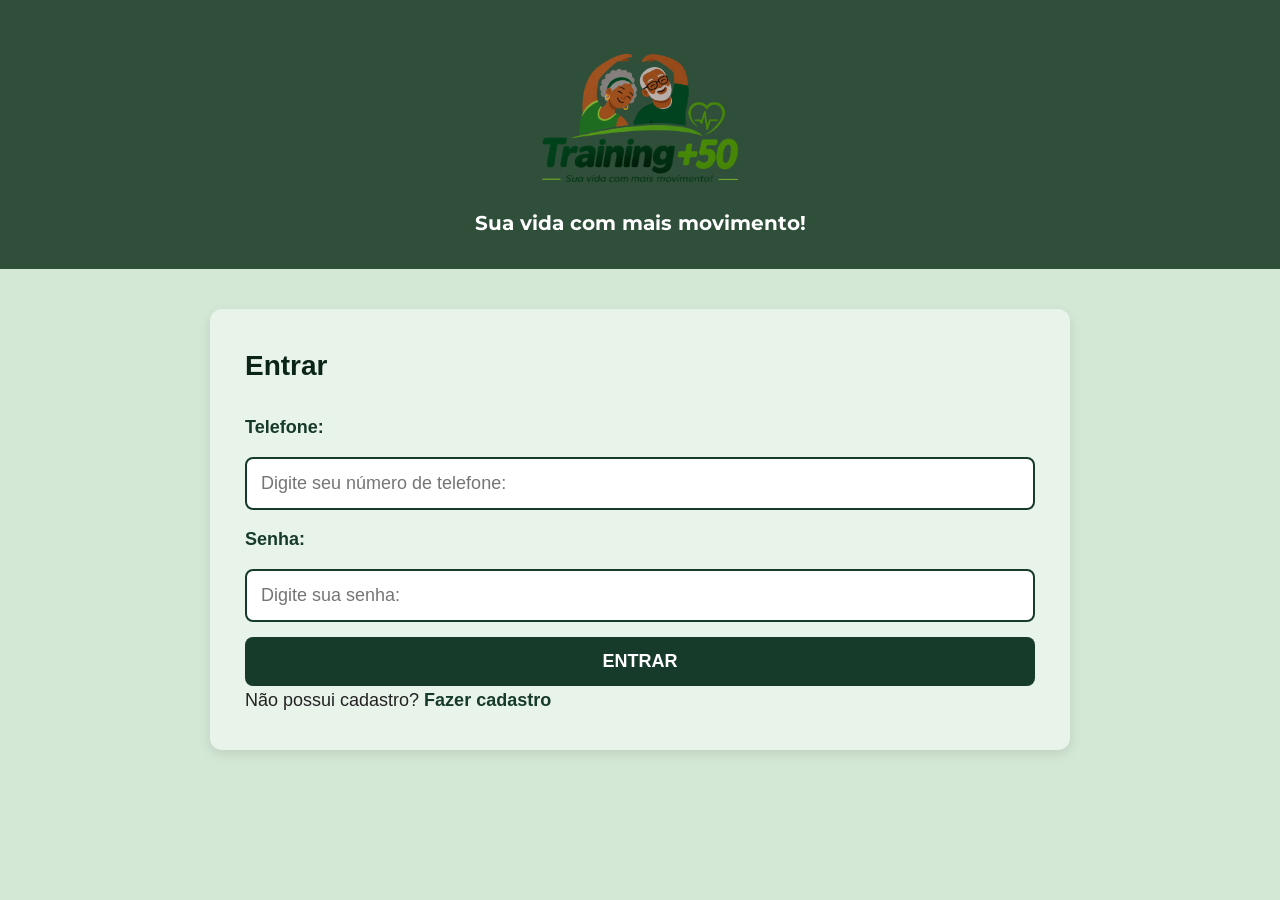
<file: index.html>
<!DOCTYPE html>
<html lang="pt-BR">
<head>
    <meta charset="UTF-8">
    <meta name="viewport" content="width=device-width, initial-scale=1.0">
    <title>Training +50</title>
    <link rel="stylesheet" href="style.css">
</head>

<body>
    <header>
        <img src="logo.png" alt="logo training +50" class="logo">
    
        <p>Sua vida com mais movimento!</p>
    </header>

    <main>
        <section> 
            <h2> Entrar</h2>
            <form id="formLogin"> 
                <label for="telefone">Telefone:</label>
                <input
                type="tel"
                id="telefone"
                name="telefone"
                placeholder="Digite seu número de telefone:"
                >

                <label for="senha">Senha:</label>
                <input
                type="password"
                id="senha"
                name="senha"
                placeholder="Digite sua senha:"
                >

                <button type="submit">ENTRAR</button>
                

            </form>

            <P>Não possui cadastro?
                <a href="cadastro.html">Fazer cadastro</a>
            </P>
            
        </section>
    </main>
    
    <script src="script.js"></script>
    
</body>

</html>
</file>
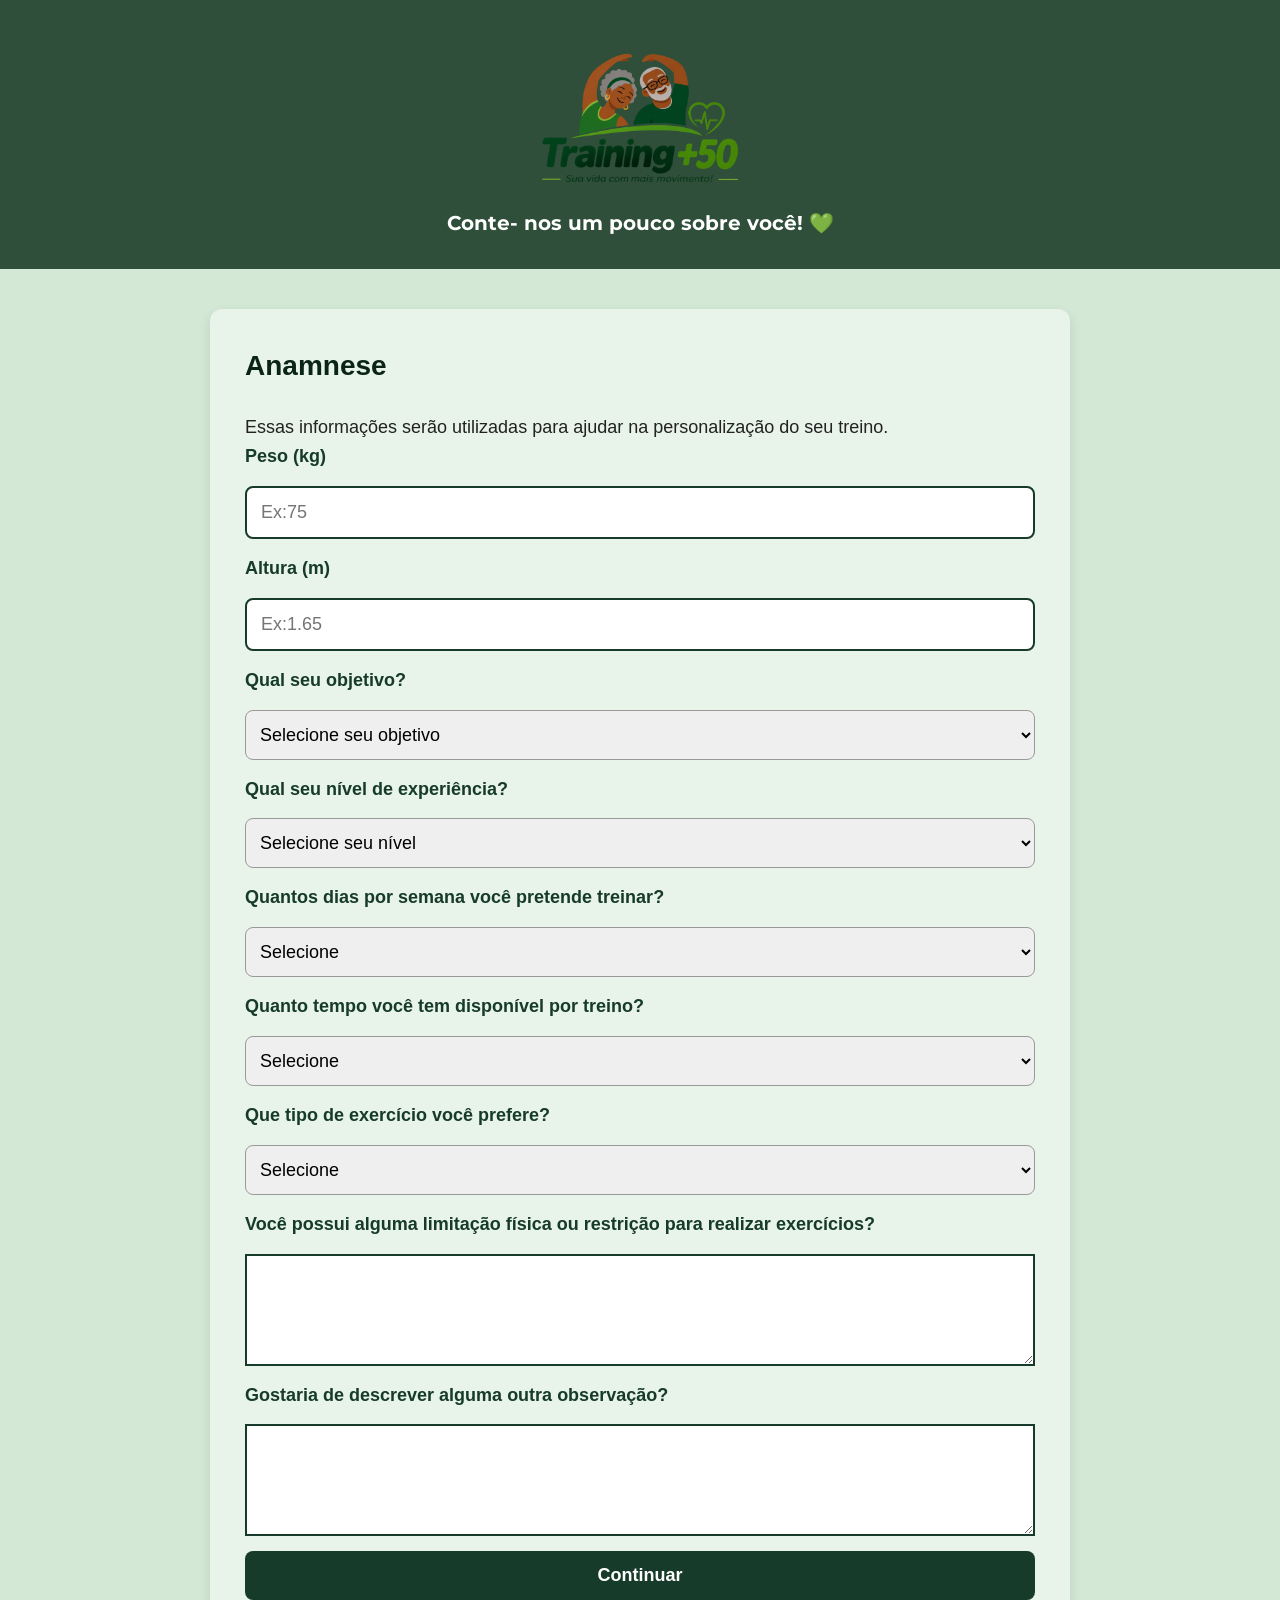
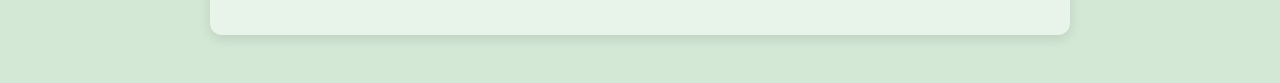
<file: anamnese.html>
<!DOCTYPE html>
<html lang="pt-BR">
<head>
    <meta charset="UTF-8">
    <meta name="viewport" content="width=device-width, initial-scale=1.0">
    <title>Training +50 | Anamnese</title>
    <link rel="stylesheet" href="style.css">
</head>
<body>
    <header>
         <img src="logo.png" alt="logo training +50" class="logo">
        
        <p>Conte- nos um pouco sobre você! 💚</p>
    </header>
    
    <main>
        <section>
            <h2>Anamnese</h2>
            <p>Essas informações serão utilizadas para ajudar na personalização do seu treino.</p>

            <form id="formAnamnese">
                
                <label for="peso">Peso (kg)</label>
                <input
                type="text"
                id="peso"
                name="peso"
                placeholder="Ex:75"
                inputmode="decimal"
                required
                >

                <label for="altura">Altura (m)</label>
                <input
                type="text"
                id="altura"
                name="altura"
                placeholder="Ex:1.65"
                inputmode="decimal"
                required
                >

                <label for="objetivo">Qual seu objetivo?</label>
                <select
                id="objetivo"
                name="objetivo"
                required
                >
                <option value="">Selecione seu objetivo</option>
                <option value="emagrecimento">Diminuir alguns quilinhos.</option>
                <option value="ganho_massa">Ganhar alguns quilinhos.</option>
                <option value="condicionamento">Apenas melhorar minha disposição e/ou saúde.</option>
                <option value="outro">Não sei ainda.</option>
                </select>

                <label for="nivel">Qual seu nível de experiência?</label>
                <select
                id="nivel"
                name="nivel"
                required
                >
                <option value="">Selecione seu nível</option>
                <option value="iniciante">Iniciante- Não sei nem por onde começar.</option>
                <option value="intermediario">Intermediário- Sei algumas coisas.</option>
                <option value="avancado"> Avançado- Já conheço tudo!</option>
                </select>

                <label for="frequencia">Quantos dias por semana você pretende treinar?</label>
                <select
                id="frequencia"
                name="frequencia"
                required
                >
                <option value="">Selecione</option>
                <option value="1">1 vez por semana</option>
                <option value="2">2 ou 3 vezes por semana</option>
                <option value="3">4 ou 5 vezes por semana</option>
                <option value="4">6 ou 7 vezes por semana</option>
                </select>

                <label for="duracao">Quanto tempo você tem disponível por treino?</label>
                <select
                id="duracao"
                name="duracao"
                required
                >
                <option value="">Selecione</option>
                <option value="15">Até 15 minutos</option>
                <option value="30">Até 30 minutos</option>
                <option value="45">Até 45 minutos</option>
                <option value="1">Até 1 hora</option>
                <option value="2">Mais de 1 hora</option>
                </select>

                <label for="preferencia">Que tipo de exercício você prefere?</label>
                <select
                id="preferencia"
                name="preferencia"
                required
                >
                <option value="">Selecione</option>
                <option value="cardio">Prefiro fazer um cardio apenas</option>
                <option value="alongamento">Prefiro fazer apenas alongamento e mobilidade</option>
                <option value="misto">Gosto de fazer tudo</option>
                <option value="outro">Não tenho preferência</option>
                </select>

                <label for="limitacoes">Você possui alguma limitação física ou restrição para realizar exercícios?</label>
                <textarea id="limitacoes" name="limitacoes" rows="4"
                placeholder="Descreva aqui:">
                </textarea>

                <label for="observacoes">Gostaria de descrever alguma outra observação?</label>
                <textarea id="observacoes" name="observacoes" rows="4" placeholder="Digite aqui:">
                </textarea>

                <button type="submit">Continuar</button>
                
            
                    
            </form>
        </section>
    </main>
    <script src="script.js"></script>
</body>
</html>
</file>
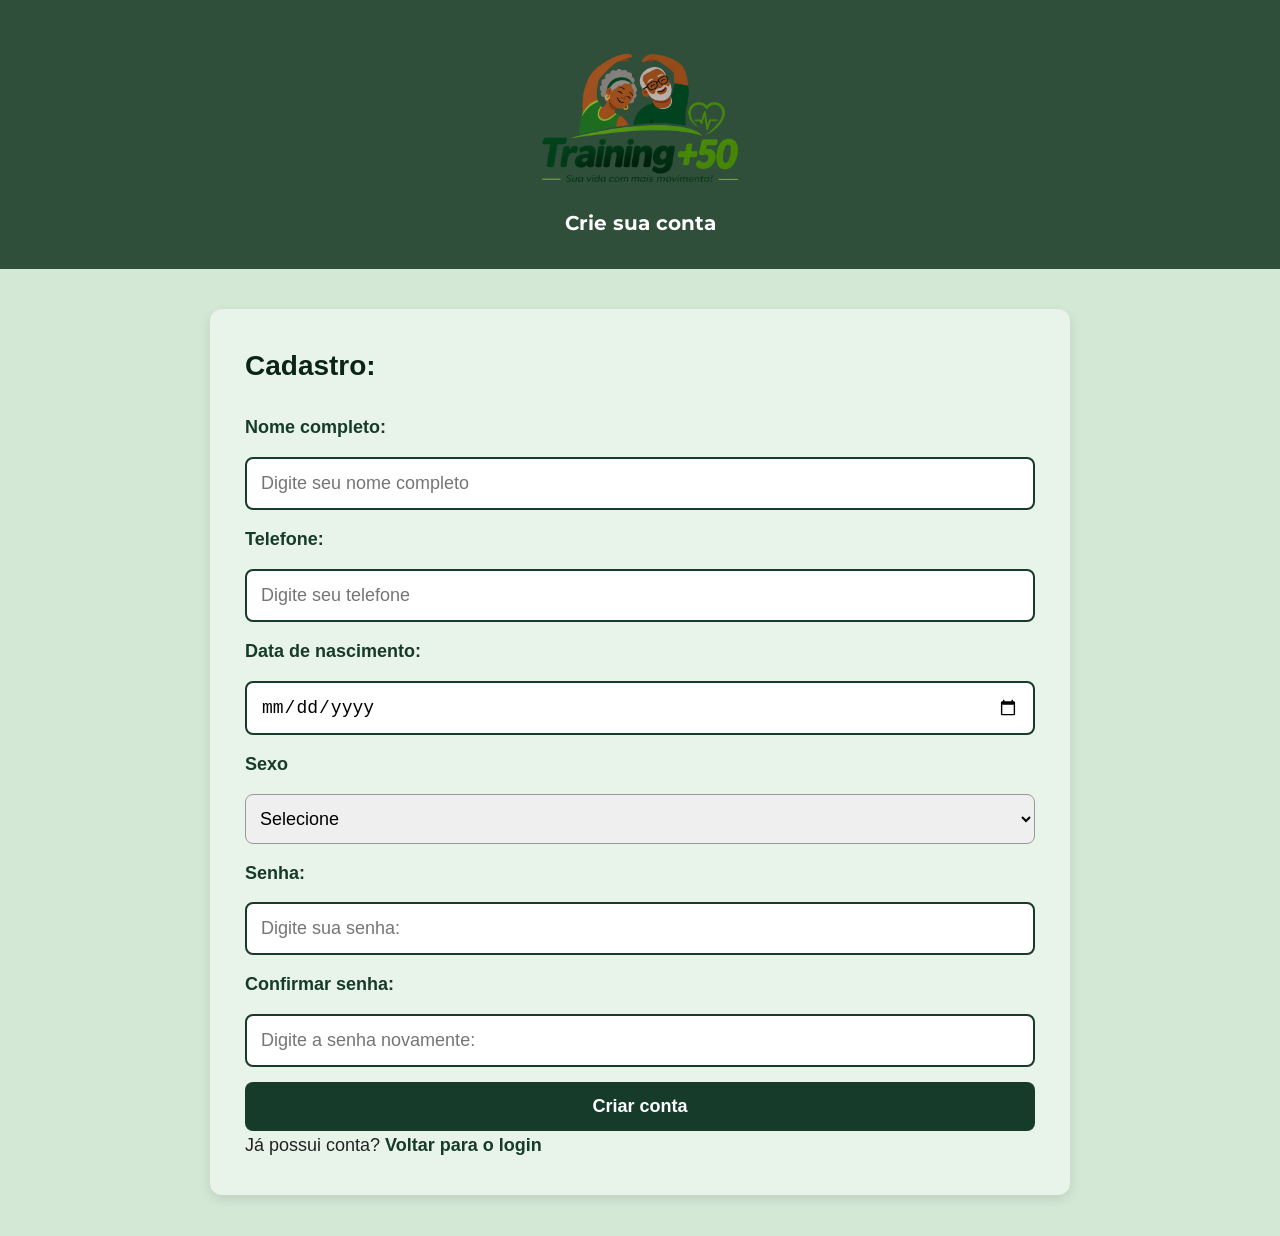
<file: cadastro.html>
<!DOCTYPE html>
<html lang="pt-BR">
<head>
    <meta charset="UTF-8">
    <meta name="viewport" content="width=device-width, initial-scale=1.0">
    <title>Training +50 | Cadastro</title>
    <link rel="stylesheet" href="style.css">
</head>
<body>
    <header> 
         <img src="logo.png" alt="logo training +50" class="logo">
        
        <p>Crie sua conta</p>
    </header>
    
    <main>
        <section>
            <h2>Cadastro:</h2>

            <form id="formCadastro" action="anamnese.html">
                <label for="nome">Nome completo:</label>
                <input
                type="text"
                id="nome"
                name="nome"
                placeholder="Digite seu nome completo"
                required
                >

                <label for="telefone">Telefone:</label>
                <input
                type="tel"
                id="telefone"
                name="telefone"
                placeholder="Digite seu telefone"
                required
                >

                <label for="dataNascimento">Data de nascimento:</label>
                <input
                type="date"
                id="dataNascimento"
                name="DataNascimento"
                >


                <label for="sexo">Sexo</label>
                <select id="sexo" name="sexo">

                <option value="">Selecione</option>
                <option value="feminino">Feminino</option>
                <option value="masculino">Masculino</option>
                <option value="outro">Outro/Prefiro não dizer</option>
                </select>
            

                <label for="senha">Senha:</label>
                <input
                type="password"
                id="senha"
                name="senha"
                placeholder="Digite sua senha:"
                required
                >

                <label for="confirmarSenha">Confirmar senha:</label>
                <input
                type="password"
                id="confirmarSenha"
                name="confirmarSenha"
                placeholder="Digite a senha novamente:"
                required
                >

                <button type="submit">Criar conta</button>
        
            </form>

            <p>Já possui conta?
            <a href="index.html">Voltar para o login</a>
            </p>
         
               
        </section>
    </main>
    
    <script src="script.js"></script>

</body>
</html>
</file>
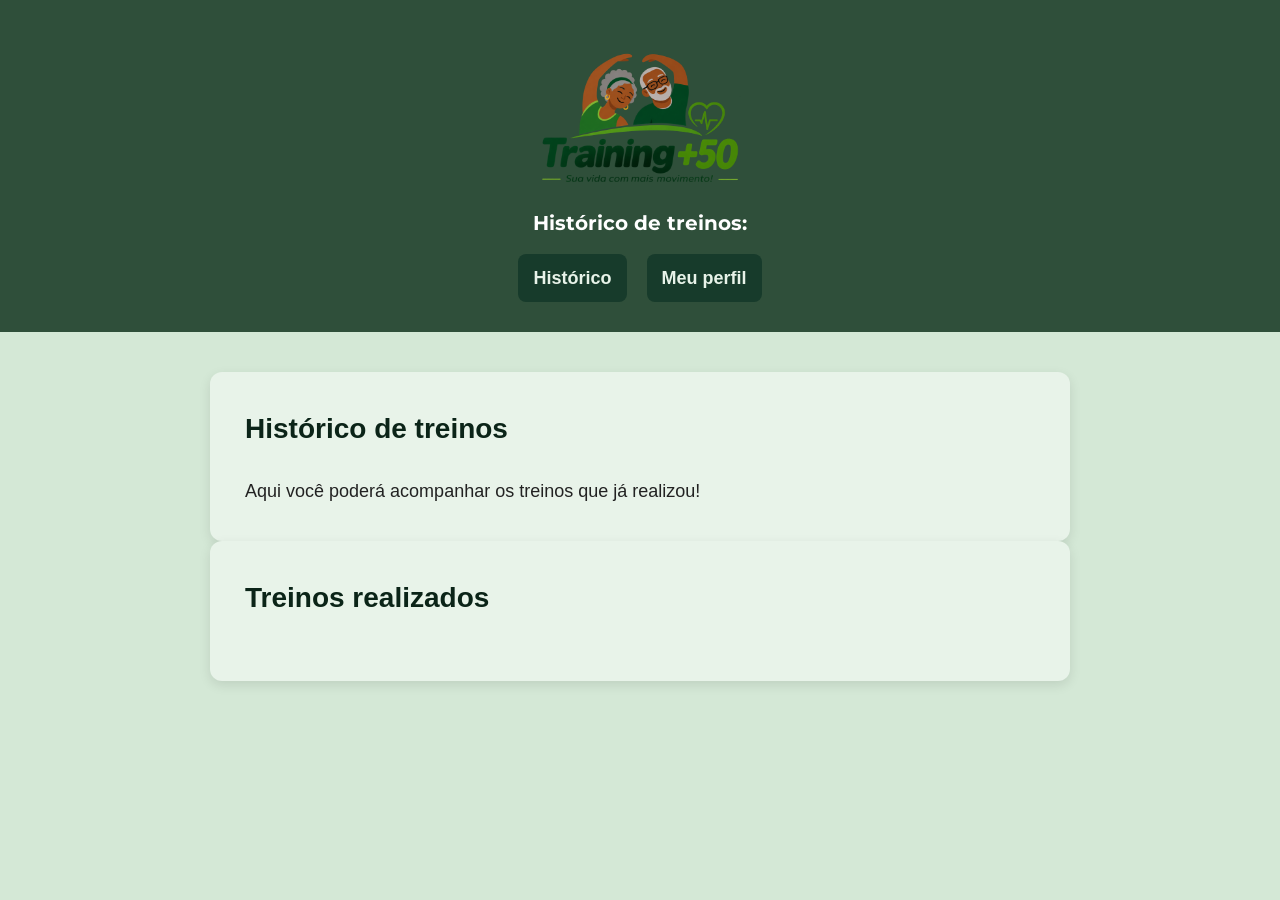
<file: historico.html>
<!DOCTYPE html>
<html lang="pt-BR">
<head>
    <meta charset="UTF-8">
    <meta name="viewport" content="width=device-width, initial-scale=1.0">
    <title>Training +50 | Histórico</title>
    <link rel="stylesheet" href="style.css">
</head>
<body>
    <header>
         <img src="logo.png" alt="logo training +50" class="logo">
       
        <p>Histórico de treinos:</p>

        <nav>
            <a href="historico.html">
                Histórico
            </a>
            <a href="perfil.html">
                Meu perfil
            </a>
        </nav>
    </header>

    <main>
        <section>
            <h2>Histórico de treinos</h2>
            <p>Aqui você poderá acompanhar os treinos que já realizou!</p>
        </section>

        <section>
            <h2>Treinos realizados</h2>
        </section>
    </main>
    
</body>
</html>
</file>
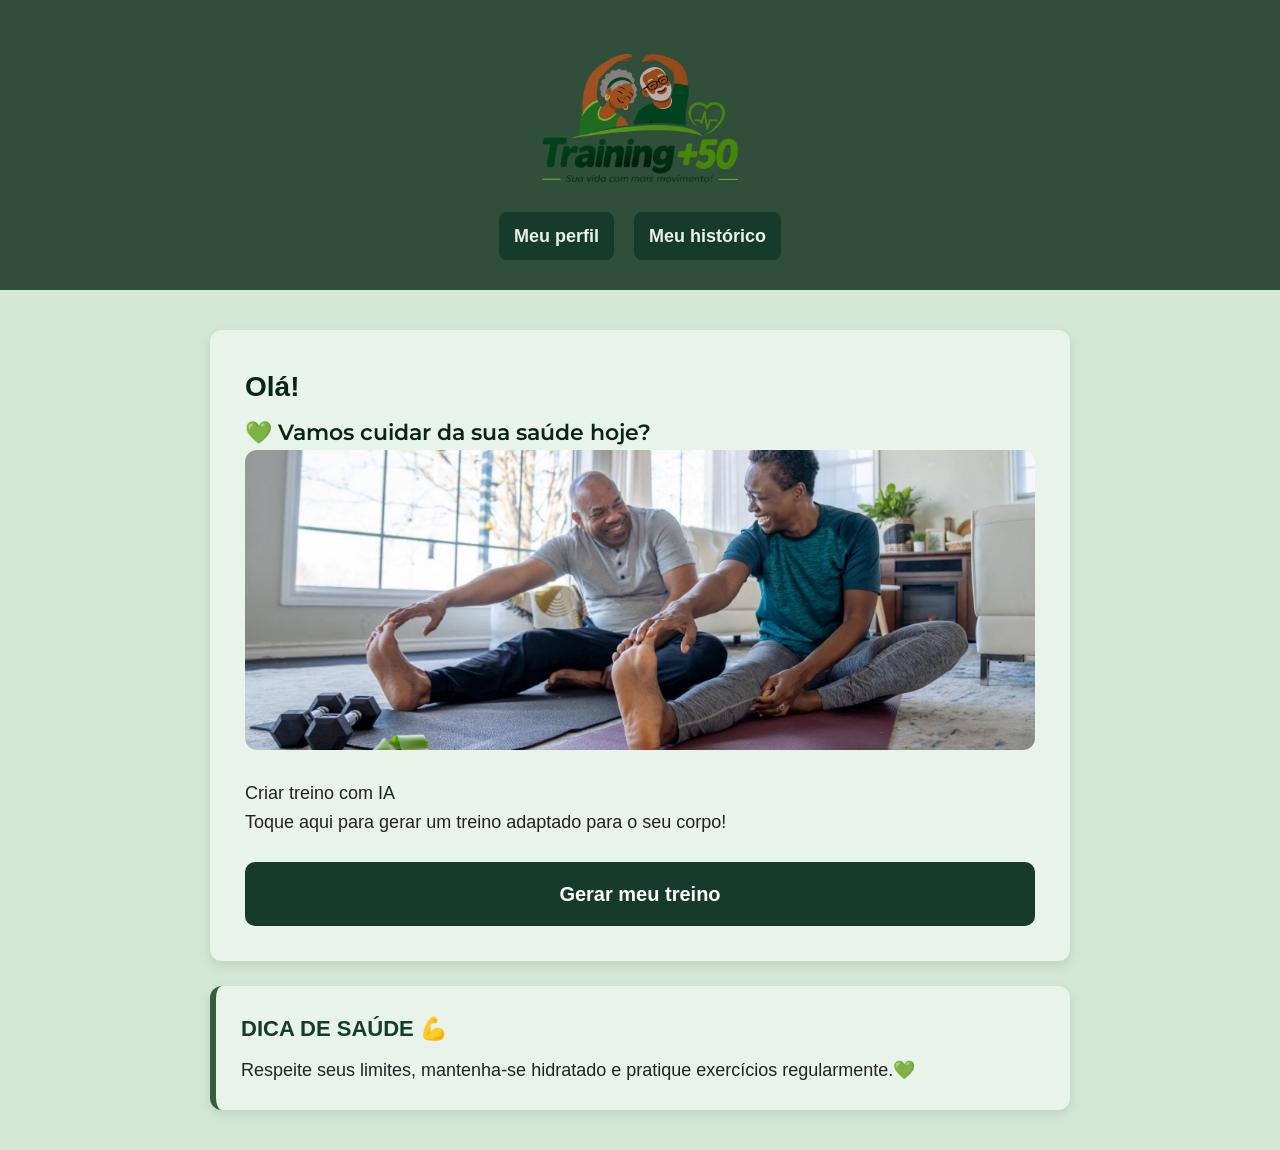
<file: home.html>
<!DOCTYPE html>
<html lang="pt-BR">
<head>
    <meta charset="UTF-8">
    <meta name="viewport" content="width=device-width, initial-scale=1.0">
    <title>Training +50 | home</title>
    <link rel="stylesheet" href="style.css">
</head>
<body>
    <header>
         <img src="logo.png" alt="logo training +50" class="logo">
        
        <nav>
            <a href="perfil.html">Meu perfil</a>
            <a href="historico.html">Meu histórico</a>
        </nav>
    </header>

    <main>
        <section class="boas-vindas">
            <h2 id="saudacao">Olá!</h2>
            <P class="msg-home"> 
             💚 Vamos cuidar da sua saúde hoje? </P>
            <img src="treino1.jpg"
            alt="Pessoas praticando exercícios físicos"
            class="imagem-treino">

            <p>Criar treino com IA</p>
            <p>Toque aqui para gerar um treino adaptado para o seu corpo!</p>
            <a href="treino.html" class="botao-treino">Gerar meu treino</a>
        </section>
<section class="dica-saude">
    <h3> DICA DE SAÚDE 💪</h3>
    <p>Respeite seus limites, mantenha-se hidratado e pratique exercícios regularmente.💚</p>
</section>

    </main>
    <script src="script.js"></script>
</body>
</html>
</file>
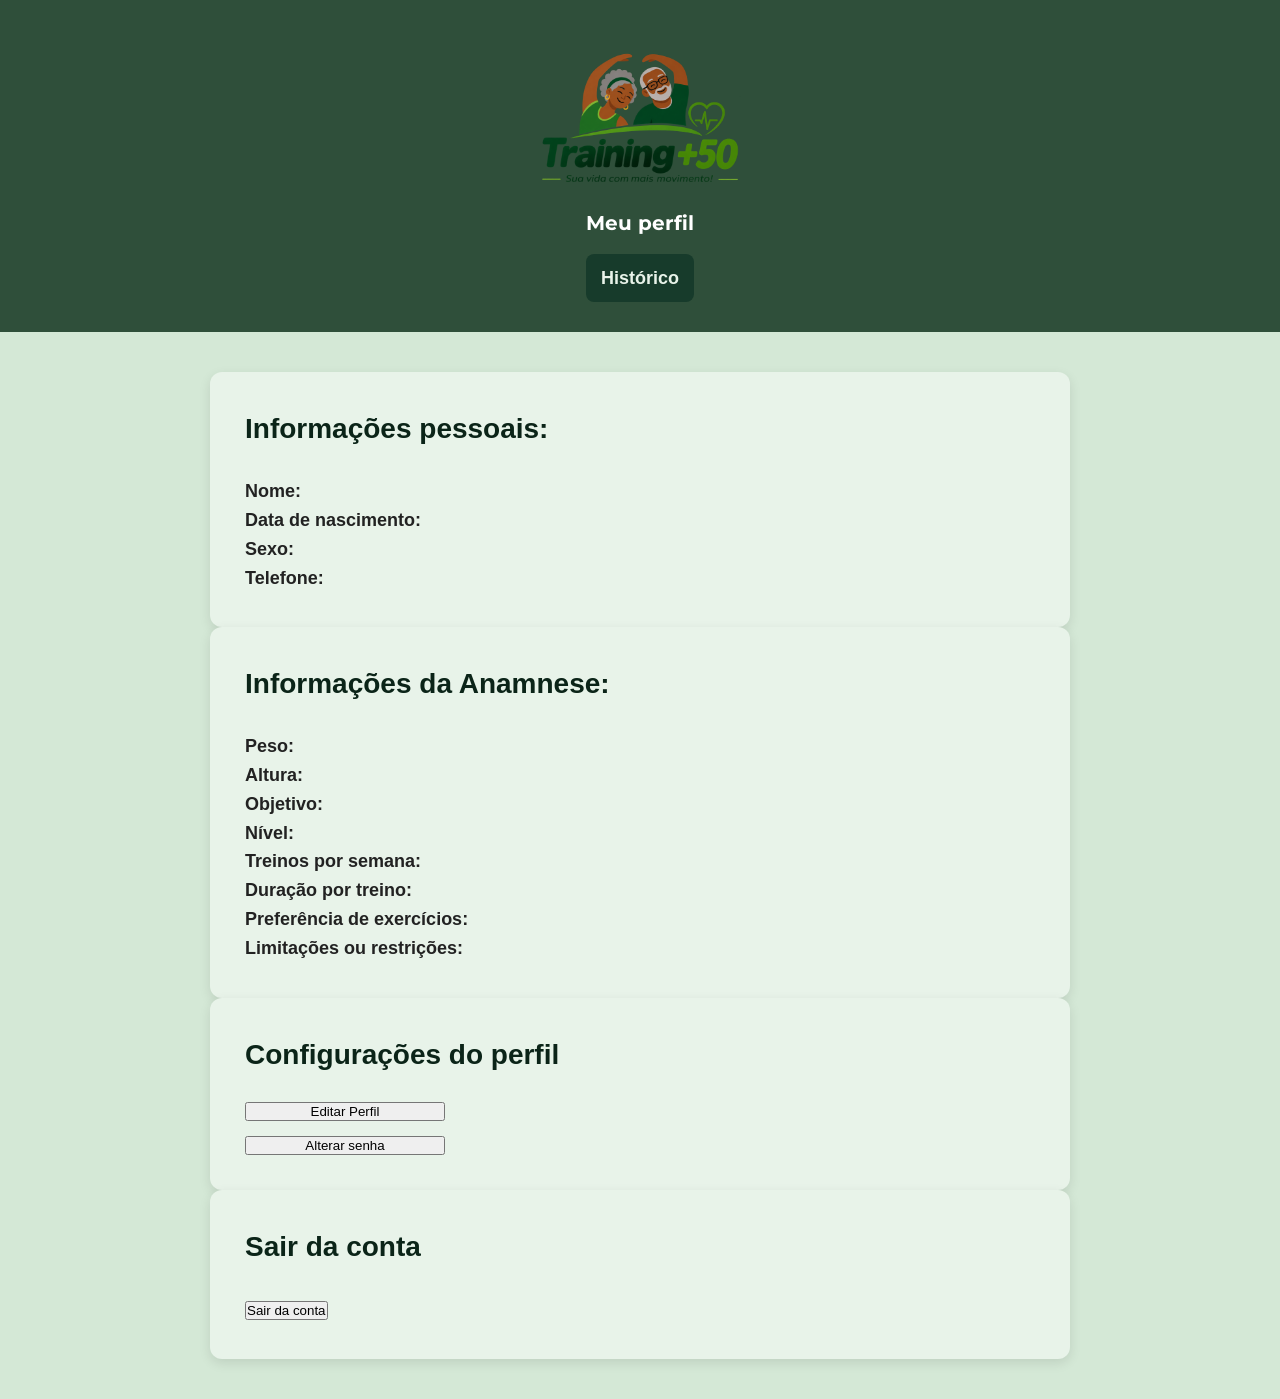
<file: perfil.html>
<!DOCTYPE html>
<html lang="pt-BR">
<head>
    <meta charset="UTF-8">
    <meta name="viewport" content="width=device-width, initial-scale=1.0">
    <title>Training +50 | Perfil</title>
    <link rel="stylesheet" href="style.css">
</head>
<body>
    <header>
         <img src="logo.png" alt="logo training +50" class="logo">
        
        <p>Meu perfil</p>

        <nav>
            <a href="historico.html">
              Histórico
            </a>

        </nav>
    </header>

    <main>
        <section>
            <h2> Informações pessoais:</h2>
            <p>
               <strong>Nome:</strong>
            </p>

            <p>
                <strong>Data de nascimento:</strong>
            </p>

            <p>
                <strong>Sexo:</strong>
            </p>

            <p>
                <strong>Telefone:</strong>
            </p>
        </section>

        <section>
            <h2>Informações da Anamnese:</h2>
            <p>
                <strong>Peso:</strong>
            </p>

            <p>
                <strong>Altura:</strong>
            </p>

            <p>
                <strong>Objetivo:</strong>
            </p>

            <p>
                <strong>Nível:</strong>
            </p>

            <p>
                <strong>Treinos por semana:</strong>
            </p>

            <p>
                <strong>Duração por treino:</strong>
            </p>

            <p> 
                <strong>Preferência de exercícios:</strong>
            </p>

            <p>
                <strong>Limitações ou restrições:</strong>
            </p>
        </section>

        <section class="perfil">
            <h2>Configurações do perfil</h2>
            <div class="botoes-perfil">
            <button type="button">
                Editar Perfil
            </button>

            <button type="button">
                Alterar senha
            </button>
            </div>
        </section>

        <section>
            <h2>Sair da conta</h2>
            <button type="button">
                Sair da conta
            </button>
        </section>
    </main>
    
</body>
</html>
</file>
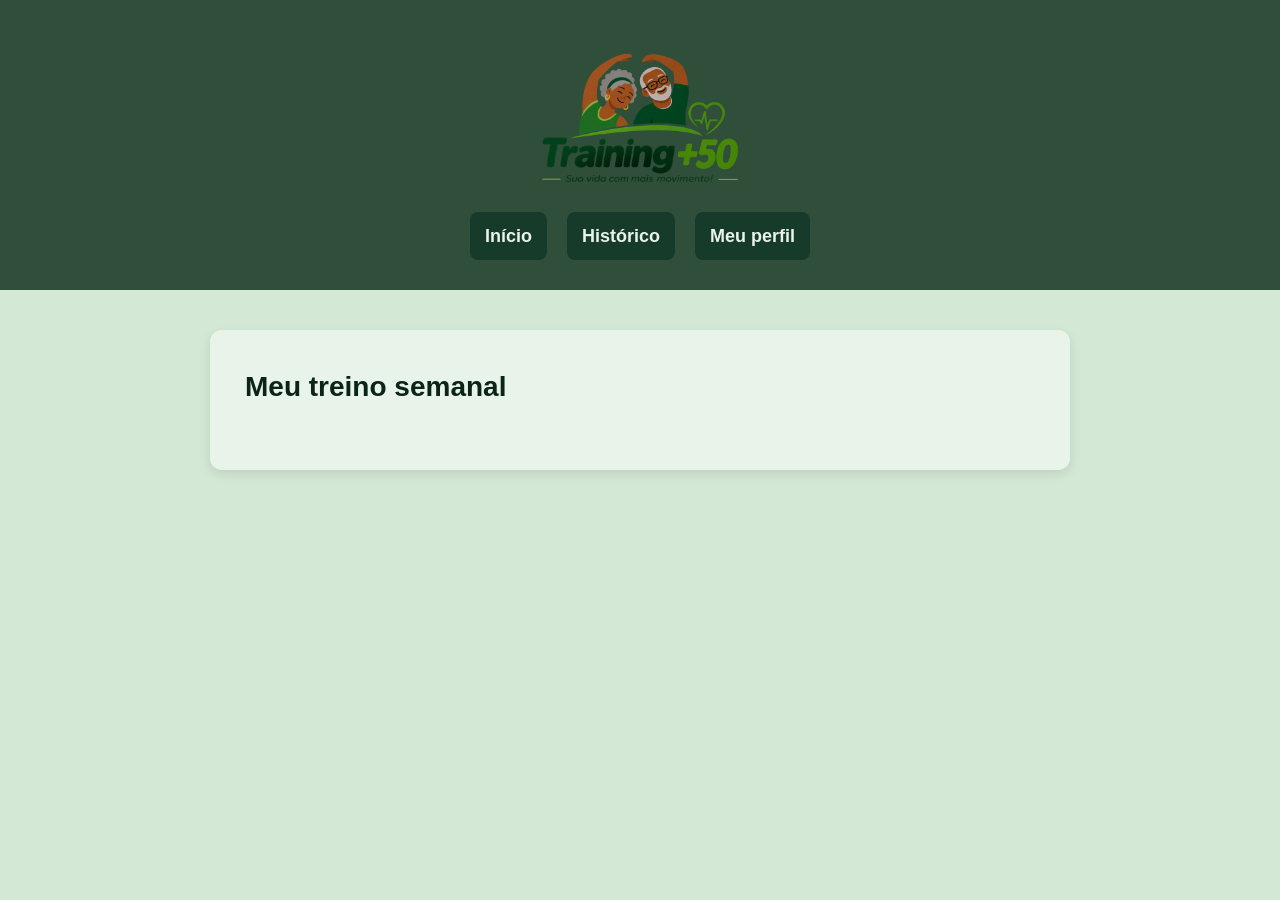
<file: treino.html>
<!DOCTYPE html>
<html lang="pt-BR">
<head>
    <meta charset="UTF-8">
    <meta name="viewport" content="width=device-width, initial-scale=1.0">
    <title>Training +50 | Meu treino</title>
    <link rel="stylesheet" href="style.css">
</head>
<body>
    <header>
         <img src="logo.png" alt="logo training +50" class="logo">
      
        <nav>
            <a href="home.html">Início</a>
            <a href="historico.html">Histórico</a>
            <a href="perfil.html">Meu perfil</a>
        </nav>
    </header>
    <main>
        <section class="titulo-treino">
            <h2>Meu treino semanal</h2>
            <div id=" dados-treino"></div>
            
        </section>
<script src="script.js"></script>
    
    </main>
    
</body>
</html>
</file>
<file: style.css>
@import url('https://fonts.googleapis.com/css2?family=Montserrat:wght@500;600;700&display=swap');
    *{
        box-sizing: border-box;
        margin: 0;
        padding: 0;
    }

    body{
        font-family: Arial, sans-serif;
        font-size: 18px;
        line-height: 1.6;

        background-color: #D4E8D6;
        color: #222222;
    }

    header {
        background-color: #2F4F3A;
        color: white;
        text-align: center;
        padding: 30px 20px;
    }

    header h1{
        font-family: 'Montserrat', sans-serif;
        color: #E8F3E9;
        font-size: 38px;
        margin-bottom: 10px;
        font-weight: 700;
    }

    header p{
        font-size: 20px;
        font-family: 'Montserrat', sans-serif;
        font-weight: 700;
    }

    main{
        max-width: 900px;
        margin: 40px auto;
        padding: 0 20px;
    }

    section{
        background-color: #E8F3E9;
        padding: 35px;
        border-radius: 12px;
        box-shadow: 0 4px 12px rgba(0, 0, 0, 0.10);
    }

    section h2{
        font-size: 28px;
        margin-bottom: 25px;
        color: #0b2418;
    }

    form{
        display: flex;
        flex-direction: column;
        gap: 15px;
    }

    form label {
        font-size: 18px;
        font-weight: bold;
        color:#173B2B;
    }

    form input {
        width: 100%;
        padding: 14px;
        font-size: 18px;
        border: 2px solid #173B2B;
        border-radius: 8px;
    }

    form input:focus {
        outline: 3px solid #173B2B;
        outline-offset: 2px;
    }

    form button {
        width: 100%;
        padding: 14px;
        font-size: 18px;
        font-weight: bold;
        color: white;
        background-color: #173B2B;
        border: none;
        border-radius: 8px;
        cursor: pointer;
    }

    section a{
        color: #173B2B;
        font-weight: bold;
        text-decoration: none;
    }

    section a:hover {
        text-decoration: underline;
    }

    section a:focus {
        outline: 3px solid #173B2B;
        outline-offset: 3px;
    }

    form button:focus {
        outline: 3px solid #173B2B;
        outline-offset: 3px;
    }

    form select:focus,
    form textarea:focus {
        outline: 3px solid #173B2B;
        outline-offset: 2px;
    }

    select {
        width: 100%;
        height: 50px;
        padding: 10px;
        font-size: 18px;
        border: 1px solid #999;
        border-radius: 8px;
        box-sizing: border-box;
    }
    
    .botoes-perfil {
        display: flex;
        flex-direction: column;
        gap: 15px;
        width: 200px;

    }

    header nav {
        display: flex;
        justify-content: center;
        flex-wrap: wrap;
        gap: 20px;
        margin-top: 15px;
    }

    header nav a {
        color: #E8F3E9;
        text-decoration: none;
        font-weight: bold;
        font-size: 18px;
        padding: 10px 15px;
        border-radius: 8px;
        background-color: #173B2B;
    }

    header nav a:focus-visible {
        outline: 3px solid white;
        outline-offset: 3px;
    }

    section .botao-treino {
        display: block;
        background-color: #173B2B;
        color: white;
        text-align: center;
        padding: 16px;
        border-radius: 10px;
        margin-top: 25px;
        font-size: 20px;
        font-weight: bold;
    }

    section .botao-treino:hover {
        background-color: #2F4F3A;
        text-decoration: none;
    }

    .imagem-treino {
        width: 100%;
        height: 300px;
        object-fit: cover;
        border-radius: 12px;
        margin-bottom: 20px;
    }

    .dica-saude {
        margin-top: 25px;
        background-color: #E8F3E9;
        border-left: 6px solid #355E3B;
        padding: 25px;
    }

    .dica-saude h3 {
        color: #173B2B;
        font-size: 22px;
        margin-bottom: 10px;
    }

    .msg-home {
        font-family: 'Montserrat', sans-serif;
        font-size: 22px;
        font-weight: 600;
        color: #0b2418;
        margin-bottom: 20x;
    }

    #saudacao {
        margin-bottom: 5px;
    }

    form textarea {
        width: 100%;
        padding: 14px;
        font-family; Arial, sans-serif;
        font-size: 18px;
        text-align: left;
        border: 2px solid #173B2B;
        borer-radius: 8px;

    }

    .logo {
        width: 250px;
        height: auto;
        display: block;
        margin: 0 auto 10px;
    }
</file>
